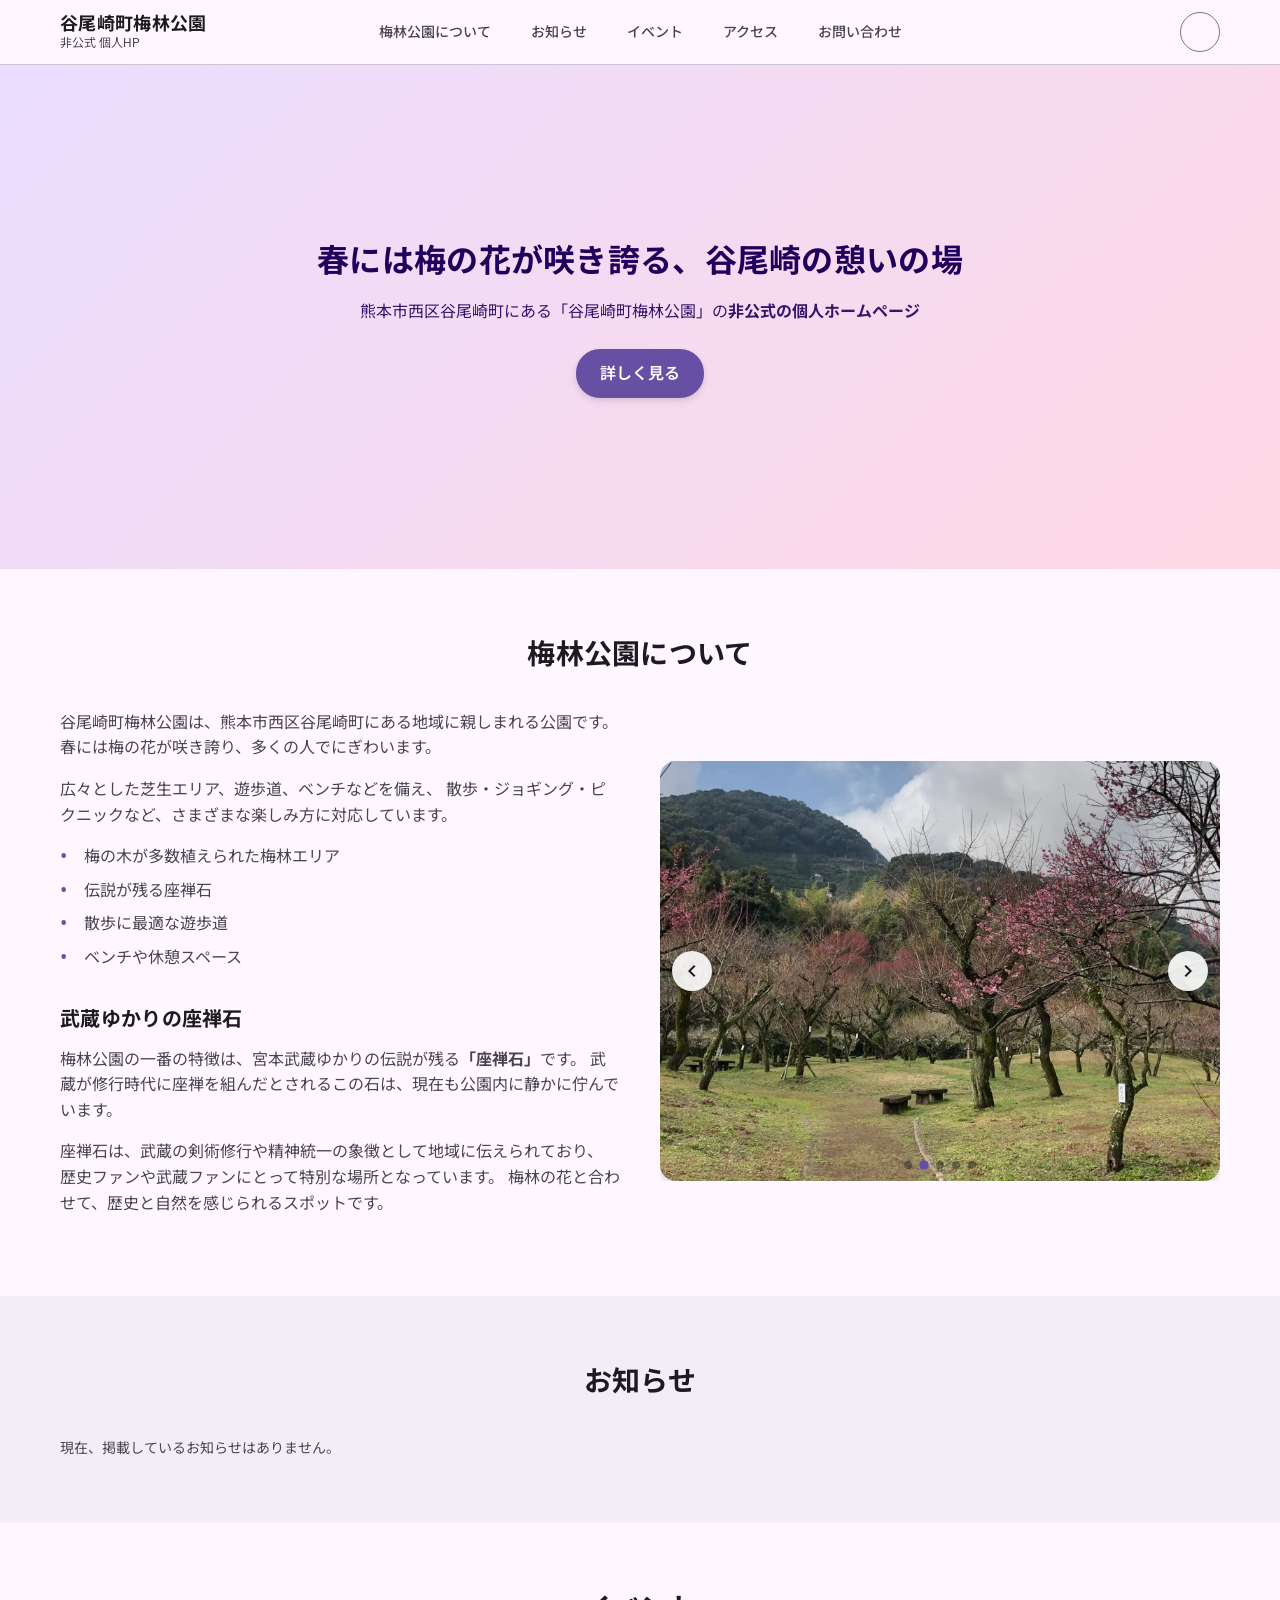
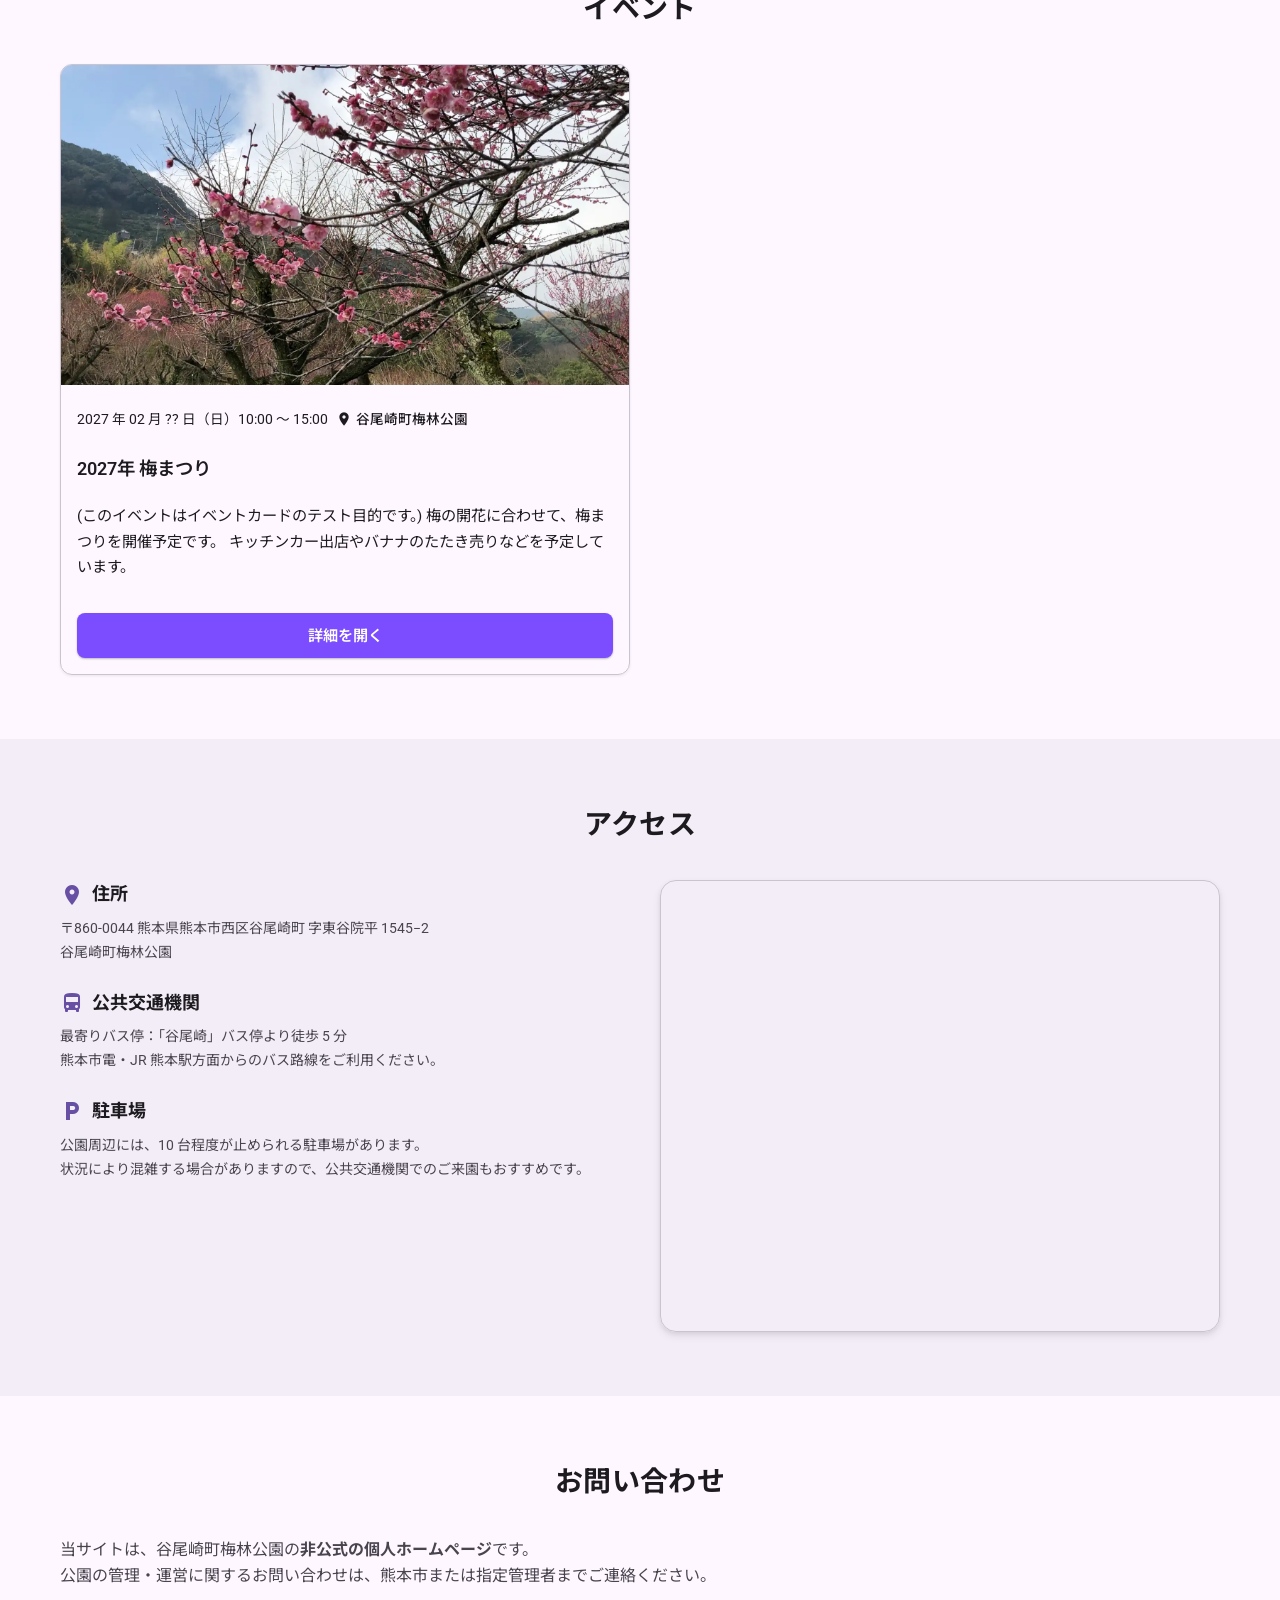
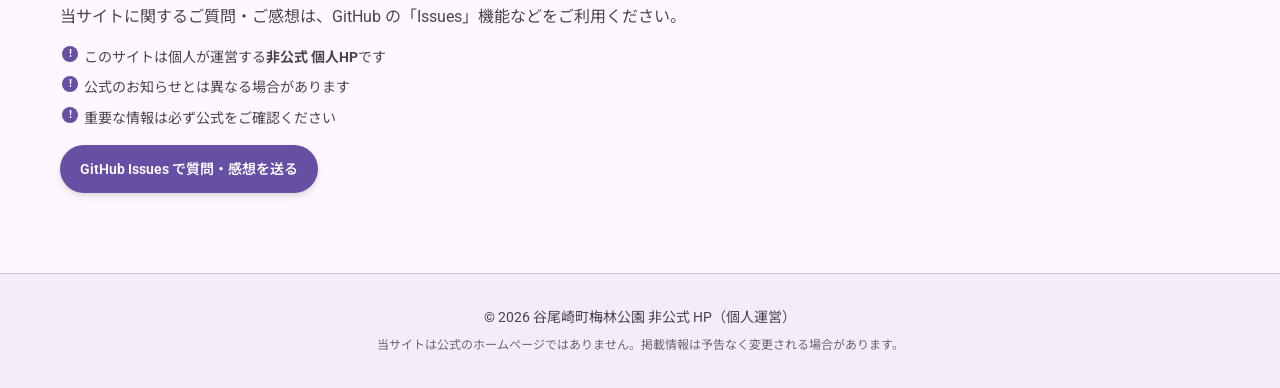
<file: index.html>
<!DOCTYPE html>
<html lang="ja">
<head>
  <!-- Material Icons -->
<link rel="preconnect" href="https://fonts.googleapis.com" />
<link rel="preconnect" href="https://fonts.gstatic.com" crossorigin />
<link href="https://fonts.googleapis.com/css2?family=Material+Icons:wght@400;500;700&display=swap" rel="stylesheet" />
  
  <meta charset="UTF-8" />
  <title>谷尾崎町梅林公園 非公式 個人HP</title>
  <meta name="viewport" content="width=device-width, initial-scale=1.0" />
  <meta name="description" content="熊本市西区谷尾崎町にある谷尾崎町梅林公園の非公式個人ホームページ。お知らせ・イベント・アクセス・お問い合わせなど。" />
  <link rel="preconnect" href="https://fonts.googleapis.com" />
  <link rel="preconnect" href="https://fonts.gstatic.com" crossorigin />
  <link href="https://fonts.googleapis.com/css2?family=Roboto:wght@400;500;700&family=Noto+Sans+JP:wght@400;500;700&display=swap" rel="stylesheet" />
  <link rel="stylesheet" href="styles.css" />
  <meta name="theme-color" content="#fef7ff" media="(prefers-color-scheme: light)">
  <meta name="theme-color" content="#141218" media="(prefers-color-scheme: dark)">
  <meta name="google-site-verification" content="7NnVz2LLBsxplGr1v-qhDrwesByJCEnUZvcDDP0MAfY" />
</head>
<body>
  <!-- ヘッダー -->
  <header class="header">
    <div class="header-container">
      <div class="logo">
        <h1 class="site-title">谷尾崎町梅林公園</h1>
        <span class="site-subtitle">非公式 個人HP</span>
      </div>
      <nav class="nav">
        <ul class="nav-list">
          <li><a href="#about" class="nav-link">梅林公園について</a></li>
          <li><a href="#news" class="nav-link">お知らせ</a></li>
          <li><a href="#events" class="nav-link">イベント</a></li>
          <li><a href="#access" class="nav-link">アクセス</a></li>
          <li><a href="#contact" class="nav-link">お問い合わせ</a></li>
        </ul>
      </nav>
      <div class="header-actions">
 <button class="theme-toggle" type="button" aria-label="テーマ切り替え">
  <span class="material-icons theme-icon-light" aria-hidden="true">dark_mode</span>
  <span class="material-icons theme-icon-dark" aria-hidden="true">light_mode</span>
</button>
<button class="menu-toggle" type="button" aria-label="メニューを開く" aria-expanded="false">
  <span class="menu-icon" aria-hidden="true">
    <span></span>
    <span></span>
    <span></span>
  </span>
</button>
      </div>
    </div>
  </header>

  <!-- メインビジュアル -->
  <section class="hero">
    <div class="hero-content">
      <h2 class="hero-title">春には梅の花が咲き誇る、谷尾崎の憩いの場</h2>
      <p class="hero-subtitle">熊本市西区谷尾崎町にある「谷尾崎町梅林公園」の<strong>非公式の個人ホームページ</strong></p>
      <a href="#about" class="hero-button">詳しく見る</a>
    </div>
  </section>

  <main class="main">
    <!-- 梅林公園について -->
    <section id="about" class="section">
      <div class="container">
        <h2 class="section-title">梅林公園について</h2>
        <div class="about-grid">
          <div class="about-text">
            <p>
              谷尾崎町梅林公園は、熊本市西区谷尾崎町にある地域に親しまれる公園です。
              春には梅の花が咲き誇り、多くの人でにぎわいます。
            </p>
            <p>
              広々とした芝生エリア、遊歩道、ベンチなどを備え、
              散歩・ジョギング・ピクニックなど、さまざまな楽しみ方に対応しています。
            </p>
            <ul class="feature-list">
              <li>梅の木が多数植えられた梅林エリア</li>
              <li>伝説が残る座禅石</li>
              <li>散歩に最適な遊歩道</li>
              <li>ベンチや休憩スペース</li>
            </ul>

            <h3 class="about-subtitle">武蔵ゆかりの座禅石</h3>
            <p>
              梅林公園の一番の特徴は、宮本武蔵ゆかりの伝説が残る<strong>「座禅石」</strong>です。
              武蔵が修行時代に座禅を組んだとされるこの石は、現在も公園内に静かに佇んでいます。
            </p>
            <p>
              座禅石は、武蔵の剣術修行や精神統一の象徴として地域に伝えられており、
              歴史ファンや武蔵ファンにとって特別な場所となっています。
              梅林の花と合わせて、歴史と自然を感じられるスポットです。
            </p>
          </div>
<div class="about-image">
  <div
    class="image-slider"
    role="region"
    aria-roledescription="carousel"
    aria-label="谷尾崎町梅林公園の写真"
  >
    <div class="slider-container">
      <div class="slider-wrapper">
        <div class="slide">
          <img
            src="images/image1.webp"
            alt="谷尾崎町梅林公園の看板と梅の木"
            class="slide-image"
          />
        </div>

        <div class="slide">
          <img
            src="images/image2.webp"
            alt="谷尾崎町梅林公園の園内風景"
            class="slide-image"
          />
        </div>

        <div class="slide">
          <img
            src="images/image3.webp"
            alt="谷尾崎町梅林公園の梅の木"
            class="slide-image"
          />
        </div>

        <div class="slide">
          <img
            src="images/image4.webp"
            alt="谷尾崎町梅林公園の梅の花"
            class="slide-image"
          />
        </div>

        <div class="slide">
          <img
            src="images/image5.webp"
            alt="谷尾崎町梅林公園にある武蔵ゆかりの座禅石"
            class="slide-image"
          />
        </div>
      </div>
    </div>

    <button class="slider-btn prev" type="button" aria-label="前の写真">
      <span class="material-icons" aria-hidden="true">chevron_left</span>
    </button>

    <button class="slider-btn next" type="button" aria-label="次の写真">
      <span class="material-icons" aria-hidden="true">chevron_right</span>
    </button>

    <div class="slider-dots" aria-label="写真を選択">
      <button class="dot active" type="button" aria-label="写真 1 を表示"></button>
      <button class="dot" type="button" aria-label="写真 2 を表示"></button>
      <button class="dot" type="button" aria-label="写真 3 を表示"></button>
      <button class="dot" type="button" aria-label="写真 4 を表示"></button>
      <button class="dot" type="button" aria-label="写真 5 を表示"></button>
    </div>
  </div>
</div>
        </div>
      </div>
    </section>

    <!-- お知らせ -->
    <section id="news" class="section section-alt">
      <div class="container">
        <h2 class="section-title">お知らせ</h2>
        <div class="news-list">
          <!-- お知らせは必要に応じてここに追加 -->
          <p class="news-summary">
            現在、掲載しているお知らせはありません。
          </p>
        </div>
      </div>
    </section>

    <!-- イベント -->
    <section id="events" class="section">
      <div class="container">
        <h2 class="section-title">イベント</h2>
        <div class="events-grid">
          <!-- イベントカードを追加 -->
  <div class="event-card"> 
    <!-- 写真 -->
    <div class="event-image-wrapper"> 
      <img
        src="images/event1.webp"
        alt="梅まつりの様子"
        class="event-image"
      />
    </div>

    <!-- 日時・場所 -->
<div class="event-datetime-location">
  <span class="event-datetime">
    2027 年 02 月 ?? 日（日）10:00 〜 15:00
  </span>

  <span class="event-location-group">
    <span class="event-location-icon" aria-hidden="true">
      <span class="material-icons">location_on</span>
    </span>
    <a
      href="https://maps.google.com/?q=32.80294968981893,130.66777574105663"
      target="_blank"
      rel="noopener"
      class="event-location-link"
    >
      谷尾崎町梅林公園
    </a>
  </span>
</div>

    <!-- タイトル -->
    <h3 class="event-title">2027年 梅まつり</h3>

    <!-- 説明 -->
    <p class="event-description">
      (このイベントはイベントカードのテスト目的です。)
      梅の開花に合わせて、梅まつりを開催予定です。
      キッチンカー出店やバナナのたたき売りなどを予定しています。
    </p>

    <!-- 詳細ボタン -->
    <a
      href="event1.html"
      class="event-detail-button"
      aria-label="2027年梅まつりの詳細を見る"
    >
      詳細を開く
    </a>
  </div> 
          <p class="news-summary">
            <!-- 現在、掲載しているイベントはありません。 -->
          </p>
        </div>
      </div>
    </section>

    <!-- アクセス -->
    <section id="access" class="section section-alt">
      <div class="container">
        <h2 class="section-title">アクセス</h2>
        <div class="access-grid">
          <div class="access-text">
            <h3 class="access-subtitle">
              <span class="material-icons access-icon" aria-hidden="true">location_on</span>
              住所
            </h3>
            <p class="access-info">
              〒860-0044 熊本県熊本市西区谷尾崎町 字東谷院平 1545−2<br />
              谷尾崎町梅林公園
            </p>

            <h3 class="access-subtitle">
              <span class="material-icons access-icon" aria-hidden="true">directions_bus</span>
              公共交通機関
            </h3>
            <p class="access-info">
              最寄りバス停：「谷尾崎」バス停より徒歩 5 分<br />
              熊本市電・JR 熊本駅方面からのバス路線をご利用ください。
            </p>

            <h3 class="access-subtitle">
              <span class="material-icons access-icon" aria-hidden="true">local_parking</span>
              駐車場
            </h3>
            <p class="access-info">
              公園周辺には、10 台程度が止められる駐車場があります。<br />
              状況により混雑する場合がありますので、公共交通機関でのご来園もおすすめです。
            </p>
          </div>
          <div class="access-map">
            <!-- Google Maps 埋め込み -->
            <div class="map-frame">
              <iframe
                src="https://www.google.com/maps/embed?pb=!1m18!1m12!1m3!1d6707.193522291878!2d130.66777574105663!3d32.80294968981893!2m3!1f0!2f0!3f0!3m2!1i1024!2i768!4f13.1!3m3!1m2!1s0x3540f5af3c5046db%3A0x579b691f356f5e13!2z6LC35bC-5bSO5qKF5p6X5YWs5ZyS!5e0!3m2!1sja!2sjp!4v1788274300344!5m2!1sja!2sjp"
                width="100%"
                height="450"
                style="border:0;"
                allowfullscreen=""
                loading="lazy"
                referrerpolicy="strict-origin-when-cross-origin"
              ></iframe>
            </div>
          </div>
        </div>
      </div>
    </section>

    <!-- お問い合わせ -->
    <section id="contact" class="section">
      <div class="container">
        <h2 class="section-title">お問い合わせ</h2>
        <div class="contact-grid">
          <div class="contact-text" style="grid-column: 1 / -1;">
            <p>
              当サイトは、谷尾崎町梅林公園の<strong>非公式の個人ホームページ</strong>です。<br />
              公園の管理・運営に関するお問い合わせは、熊本市または指定管理者までご連絡ください。
            </p>
            <p>
              当サイトに関するご質問・ご感想は、GitHub の「Issues」機能などをご利用ください。
            </p>
            <ul class="contact-note-list">
              <li>このサイトは個人が運営する<strong>非公式 個人HP</strong>です</li>
              <li>公式のお知らせとは異なる場合があります</li>
              <li>重要な情報は必ず公式をご確認ください</li>
            </ul>
            <p>
              <a
                href="https://github.com/Kawaharu869/bairinpark/issues"
                target="_blank"
                rel="noopener"
                class="issues-button"
              >
                GitHub Issues で質問・感想を送る
              </a>
            </p>
          </div>
        </div>
      </div>
    </section>
  </main>

  <!-- フッター -->
  <footer class="footer">
    <div class="container">
      <p class="footer-text">
        &copy; 2026 谷尾崎町梅林公園 非公式 HP（個人運営）
      </p>
      <p class="footer-disclaimer">
        当サイトは公式のホームページではありません。掲載情報は予告なく変更される場合があります。
      </p>
    </div>
  </footer>

  <script src="main.js"></script>
</body>
</html>
</file>
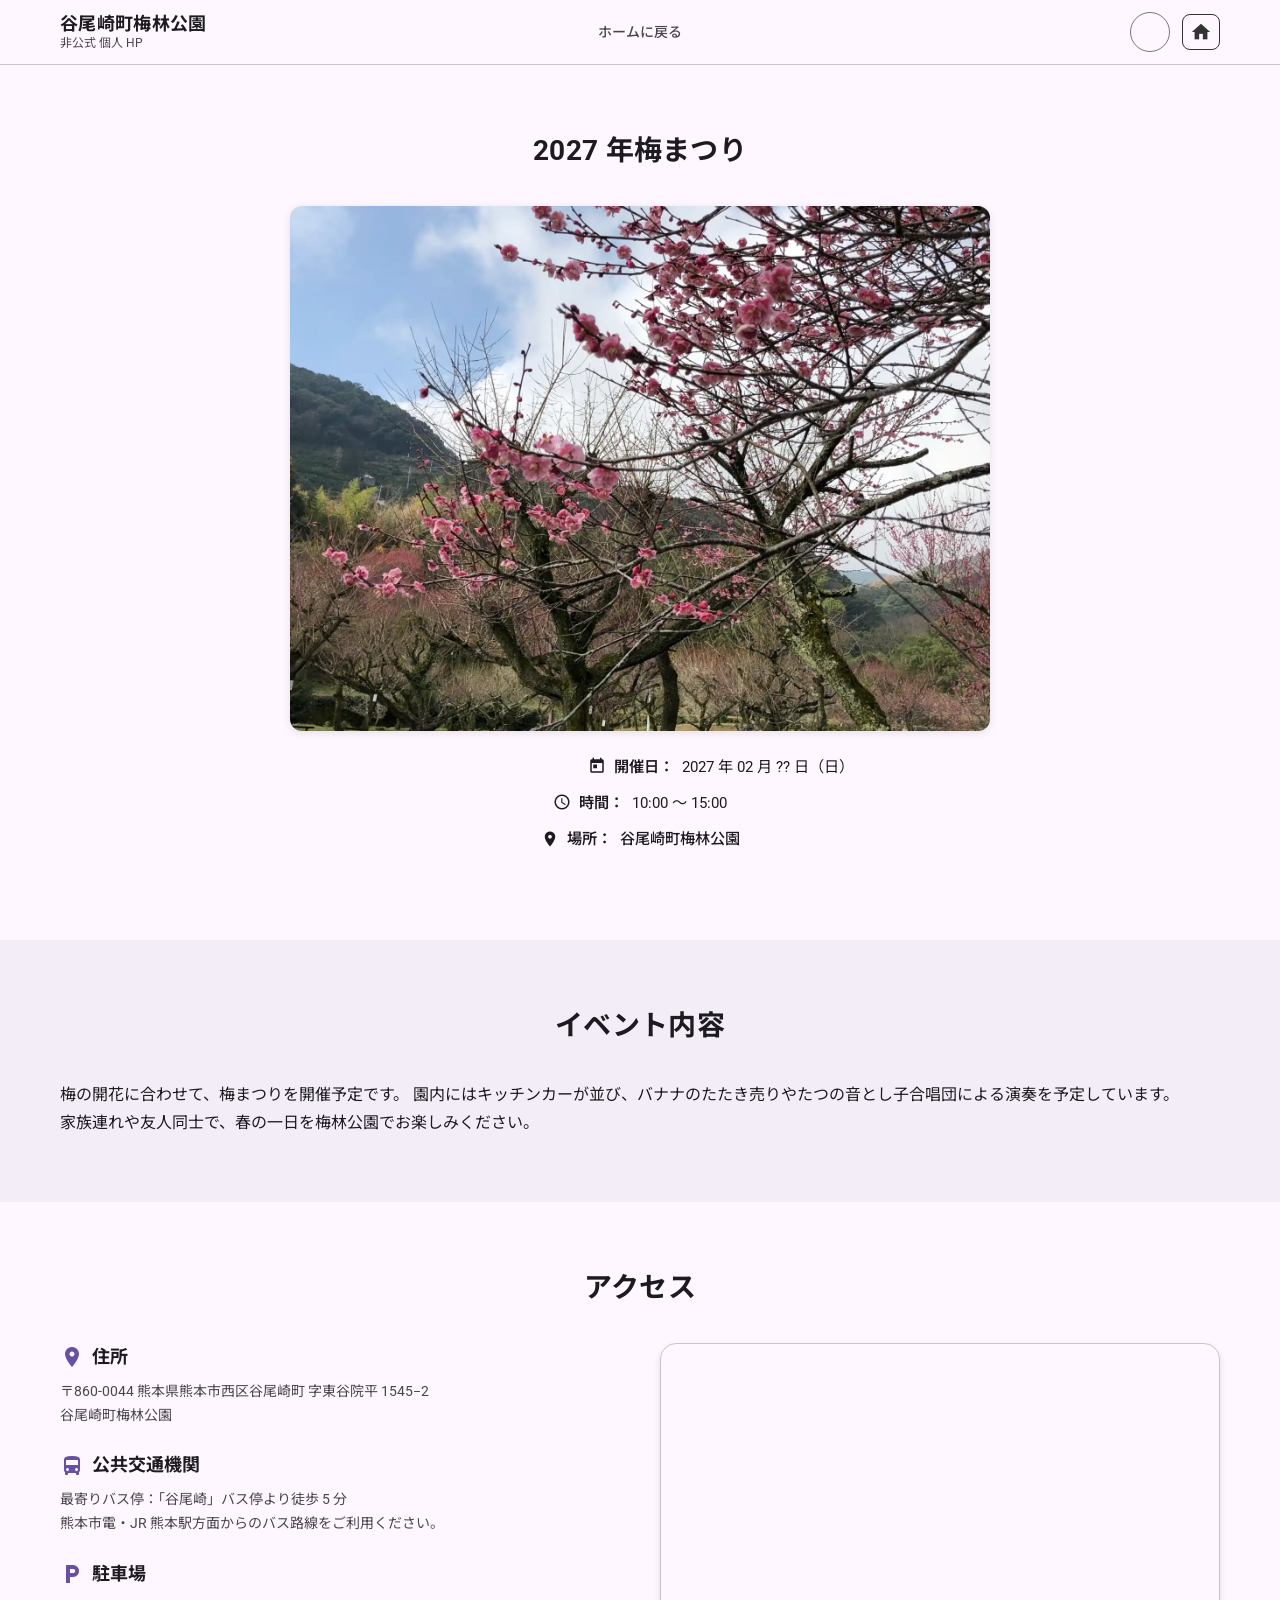
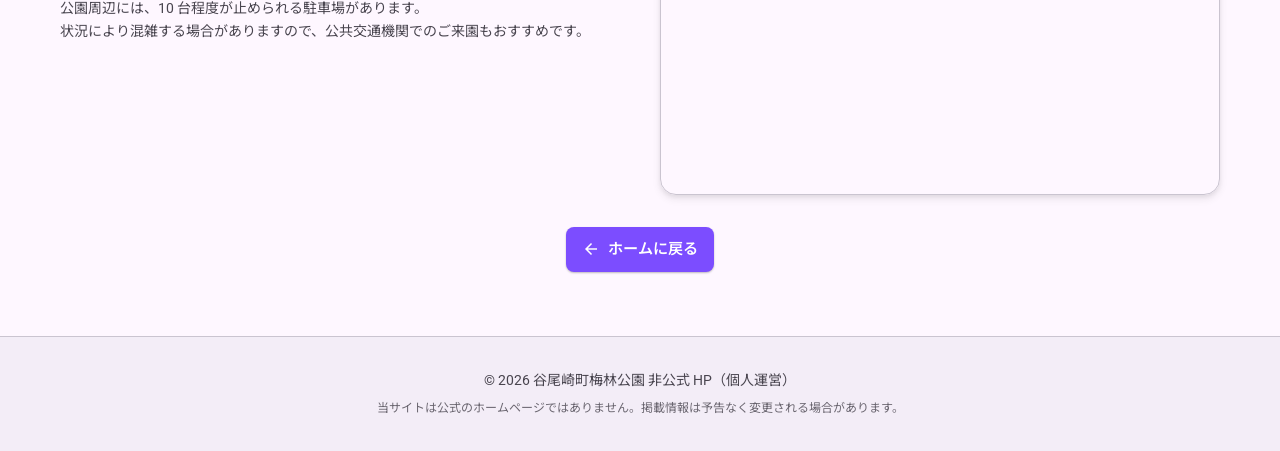
<file: event1.html>
<!DOCTYPE html>
<html lang="ja">
<head>
  <!-- Material Icons -->
  <link rel="preconnect" href="https://fonts.googleapis.com" />
  <link rel="preconnect" href="https://fonts.gstatic.com" crossorigin />
  <link
    href="https://fonts.googleapis.com/css2?family=Material+Icons:wght@400;500;700&display=swap"
    rel="stylesheet"
  />

  <meta charset="UTF-8" />
  <title>2027 年梅まつり | 谷尾崎町梅林公園 非公式 個人 HP</title>
  <meta name="viewport" content="width=device-width, initial-scale=1.0" />
  <meta
    name="description"
    content="谷尾崎町梅林公園で開催される梅まつりの詳細ページ。日時・場所・内容・アクセスなど。"
  />
  <link rel="preconnect" href="https://fonts.googleapis.com" />
  <link rel="preconnect" href="https://fonts.gstatic.com" crossorigin />
  <link
    href="https://fonts.googleapis.com/css2?family=Roboto:wght@400;500;700&family=Noto+Sans+JP:wght@400;500;700&display=swap"
    rel="stylesheet"
  />
  <link rel="stylesheet" href="styles.css" />
  <meta name="theme-color" content="#fef7ff" media="(prefers-color-scheme: light)">
  <meta name="theme-color" content="#141218" media="(prefers-color-scheme: dark)">
</head>
<body>
  <!-- ヘッダー -->
  <header class="header">
    <div class="header-container">
      <div class="logo">
        <h1 class="site-title">谷尾崎町梅林公園</h1>
        <span class="site-subtitle">非公式 個人 HP</span>
      </div>
      <nav class="nav">
        <ul class="nav-list">
          <li><a href="index.html" class="nav-link">ホームに戻る</a></li>
        </ul>
      </nav>
      <div class="header-actions">
        <button
          class="theme-toggle"
          type="button"
          aria-label="テーマ切り替え"
        >
          <span class="material-icons theme-icon-light" aria-hidden="true">
            dark_mode
          </span>
          <span class="material-icons theme-icon-dark" aria-hidden="true">
            light_mode
          </span>
        </button>

        <!-- スマホ用：ホームに戻るアイコン -->
        <a
          href="index.html"
          class="header-home-icon"
          aria-label="ホームに戻る"
        >
          <span class="material-icons" aria-hidden="true">home</span>
        </a>
      </div>
    </div>
  </header>

  <main class="main">
    <!-- イベント詳細（写真＋メタ情報）セクション -->
    <section class="section">
      <div class="container">
        <h2 class="section-title">2027 年梅まつり</h2>

        <!-- イベント写真 -->
        <div class="event-detail-image">
          <img
            src="images/event1.webp"
            alt="梅まつりの様子"
          />
        </div>

        <!-- イベント情報（日時・場所） -->
        <div class="event-detail-meta">
          <div class="event-detail-meta-row">
            <span class="material-icons event-detail-icon" aria-hidden="true">
              calendar_today
            </span>
            <span class="event-detail-label">開催日：</span>
            <span class="event-detail-value">
              2027 年 02 月 ?? 日（日）
            </span>
          </div>
          <div class="event-detail-meta-row">
            <span class="material-icons event-detail-icon" aria-hidden="true">
              schedule
            </span>
            <span class="event-detail-label">時間：</span>
            <span class="event-detail-value">10:00 〜 15:00</span>
          </div>
          <div class="event-detail-meta-row">
            <span class="material-icons event-detail-icon" aria-hidden="true">
              location_on
            </span>
            <span class="event-detail-label">場所：</span>
            <a
              href="https://maps.google.com/?q=32.80294968981893,130.66777574105663"
              target="_blank"
              rel="noopener"
              class="event-detail-location-link"
            >
              谷尾崎町梅林公園
            </a>
          </div>
        </div>
      </div>
    </section>

    <!-- イベント内容セクション -->
    <section class="section section-alt">
      <div class="container">
        <h2 class="section-title">イベント内容</h2>

        <div class="event-detail-content">
          <p>
            梅の開花に合わせて、梅まつりを開催予定です。
            園内にはキッチンカーが並び、バナナのたたき売りやたつの音とし子合唱団による演奏を予定しています。
          </p>
          <p>
            家族連れや友人同士で、春の一日を梅林公園でお楽しみください。
          </p>
        </div>
      </div>
    </section>

    <!-- アクセスセクション -->
    <section class="section">
      <div class="container">
        <h2 class="section-title">アクセス</h2>

        <div class="access-grid">
          <div class="access-text">
            <h3 class="access-subtitle">
              <span class="material-icons access-icon" aria-hidden="true">location_on</span>
              住所
            </h3>
            <p class="access-info">
              〒860-0044 熊本県熊本市西区谷尾崎町 字東谷院平 1545−2<br />
              谷尾崎町梅林公園
            </p>

            <h3 class="access-subtitle">
              <span class="material-icons access-icon" aria-hidden="true">directions_bus</span>
              公共交通機関
            </h3>
            <p class="access-info">
              最寄りバス停：「谷尾崎」バス停より徒歩 5 分<br />
              熊本市電・JR 熊本駅方面からのバス路線をご利用ください。
            </p>

            <h3 class="access-subtitle">
              <span class="material-icons access-icon" aria-hidden="true">local_parking</span>
              駐車場
            </h3>
            <p class="access-info">
              公園周辺には、10 台程度が止められる駐車場があります。<br />
              状況により混雑する場合がありますので、公共交通機関でのご来園もおすすめです。
            </p>
          </div>
          <div class="access-map">
            <div class="map-frame">
              <iframe
                src="https://www.google.com/maps/embed?pb=!1m18!1m12!1m3!1d6707.193522291878!2d130.66777574105663!3d32.80294968981893!2m3!1f0!2f0!3f0!3m2!1i1024!2i768!4f13.1!3m3!1m2!1s0x3540f5af3c5046db%3A0x579b691f356f5e13!2z6LC35bC-5bSO5qKF5p6X5YWs5ZyS!5e0!3m2!1sja!2sjp!4v1788274300344!5m2!1sja!2sjp"
                width="100%"
                height="450"
                style="border:0;"
                allowfullscreen=""
                loading="lazy"
                referrerpolicy="strict-origin-when-cross-origin"
              ></iframe>
            </div>
          </div>
        </div>

        <!-- ホームに戻るボタン -->
        <div class="event-detail-actions">
          <a href="index.html" class="back-button">
            <span class="material-icons" aria-hidden="true">arrow_back</span>
            ホームに戻る
          </a>
        </div>
      </div>
    </section>
  </main>

  <!-- フッター -->
  <footer class="footer">
    <div class="container">
      <p class="footer-text">
        &copy; 2026 谷尾崎町梅林公園 非公式 HP（個人運営）
      </p>
      <p class="footer-disclaimer">
        当サイトは公式のホームページではありません。掲載情報は予告なく変更される場合があります。
      </p>
    </div>
  </footer>

  <script src="main.js"></script>
</body>
</html>
</file>
<file: styles.css>
/* =========================
   基本設定・テーマ変数
   ========================= */

:root {
  --md-sys-color-primary: #6750a4;
  --md-sys-color-on-primary: #ffffff;
  --md-sys-color-primary-container: #eaddff;
  --md-sys-color-on-primary-container: #21005d;

  --md-sys-color-secondary: #625b71;
  --md-sys-color-on-secondary: #ffffff;
  --md-sys-color-secondary-container: #e8def8;
  --md-sys-color-on-secondary-container: #1d192b;

  --md-sys-color-tertiary: #7d5260;
  --md-sys-color-on-tertiary: #ffffff;
  --md-sys-color-tertiary-container: #ffd8e4;
  --md-sys-color-on-tertiary-container: #31111d;

  --md-sys-color-background: #fef7ff;
  --md-sys-color-on-background: #1d1b20;

  --md-sys-color-surface: #fef7ff;
  --md-sys-color-surface-variant: #f3edf7;
  --md-sys-color-on-surface: #1d1b20;
  --md-sys-color-on-surface-variant: #49454f;

  --md-sys-color-outline: #79747e;
  --md-sys-color-outline-variant: #cac4d0;

  --radius-s: 8px;
  --radius-m: 12px;
  --radius-l: 16px;
  --radius-xl: 24px;

  --shadow-sm: 0 1px 2px rgba(0, 0, 0, 0.06),
    0 1px 3px rgba(0, 0, 0, 0.1);
  --shadow-md: 0 4px 8px rgba(0, 0, 0, 0.08),
    0 2px 4px rgba(0, 0, 0, 0.06);
  --shadow-lg: 0 8px 16px rgba(0, 0, 0, 0.1),
    0 4px 8px rgba(0, 0, 0, 0.06);

  --font-family-base: "Roboto", "Noto Sans JP", sans-serif;
}

/* =========================
   リセット・共通設定
   ========================= */

* {
  box-sizing: border-box;
  margin: 0;
  padding: 0;
}

html {
  scroll-behavior: smooth;
}

body {
  overflow-x: hidden;
  color: var(--md-sys-color-on-background);
  background-color: var(--md-sys-color-background);
  font-family: var(--font-family-base);
  line-height: 1.6;
  transition: background-color 0.2s ease, color 0.2s ease;
  -webkit-font-smoothing: antialiased;
  -moz-osx-font-smoothing: grayscale;
}

a {
  color: inherit;
  text-decoration: none;
}

ul {
  list-style: none;
}

img {
  display: block;
  max-width: 100%;
  height: auto;
}

button {
  font: inherit;
}

/* Material Icons */

.material-icons {
  display: inline-block;
  direction: ltr;
  font-family: "Material Icons";
  font-size: 24px;
  font-style: normal;
  font-weight: normal;
  letter-spacing: normal;
  line-height: 1;
  text-transform: none;
  white-space: nowrap;
  word-wrap: normal;
  font-feature-settings: "liga";
  -webkit-font-feature-settings: "liga";
  -webkit-font-smoothing: antialiased;
}

/* =========================
   レイアウト共通
   ========================= */

.container {
  width: 100%;
  max-width: 1200px;
  margin: 0 auto;
  padding: 0 20px;
}

.section {
  padding: 64px 0;
}

.section-alt {
  background-color: var(--md-sys-color-surface-variant);
}

.section-title {
  margin-bottom: 32px;
  color: var(--md-sys-color-on-surface);
  font-size: 28px;
  font-weight: 700;
  letter-spacing: 0.3px;
  text-align: center;
}

/* =========================
   ヘッダー
   ========================= */

.header {
  position: sticky;
  top: 0;
  z-index: 1000;
  background-color: rgba(254, 247, 255, 0.9);
  border-bottom: 1px solid var(--md-sys-color-outline-variant);
  backdrop-filter: blur(8px);
  -webkit-backdrop-filter: blur(8px);
}

.header-container {
  position: relative;
  display: flex;
  align-items: center;
  width: 100%;
  max-width: 1200px;
  min-height: 64px;
  margin: 0 auto;
  padding: 10px 20px;
}

.logo {
  display: flex;
  flex-direction: column;
  min-width: 0;
  z-index: 1;
}

.site-title {
  color: var(--md-sys-color-on-surface);
  font-size: 18px;
  font-weight: 700;
  letter-spacing: 0.3px;
  line-height: 1.25;
  white-space: nowrap;
}

.site-subtitle {
  color: var(--md-sys-color-on-surface-variant);
  font-size: 12px;
  line-height: 1.25;
}

/* PC：ナビゲーションをヘッダー中心へ固定 */

.nav {
  position: absolute;
  top: 50%;
  left: 50%;
  display: flex;
  justify-content: center;
  transform: translate(-50%, -50%);
}

.nav-list {
  display: flex;
  align-items: center;
  justify-content: center;
  gap: 20px;
}

.nav-link {
  display: inline-flex;
  align-items: center;
  min-height: 36px;
  padding: 8px 10px;
  color: var(--md-sys-color-on-surface-variant);
  border-radius: var(--radius-s);
  font-size: 14px;
  font-weight: 500;
  white-space: nowrap;
  transition: background-color 0.2s ease, color 0.2s ease;
}

.nav-link:hover,
.nav-link:focus-visible {
  color: var(--md-sys-color-on-primary-container);
  background-color: var(--md-sys-color-primary-container);
  outline: none;
}

/* ヘッダー右側 */

.header-actions {
  z-index: 1;
  display: flex;
  align-items: center;
  justify-content: flex-end;
  gap: 4px;
  margin-left: auto;
  flex-shrink: 0;
}

/* テーマ切替 */

.theme-toggle {
  position: relative;
  display: inline-flex;
  align-items: center;
  justify-content: center;
  width: 40px;
  height: 40px;
  padding: 0;
  color: var(--md-sys-color-on-surface);
  background: transparent;
  border: 1px solid var(--md-sys-color-outline);
  border-radius: 50%;
  cursor: pointer;
  -webkit-tap-highlight-color: transparent;
  transition: background-color 0.2s ease, border-color 0.2s ease,
    color 0.2s ease;
}

.theme-toggle:hover,
.theme-toggle:focus-visible {
  background-color: var(--md-sys-color-surface-variant);
  border-color: var(--md-sys-color-outline-variant);
  outline: none;
}

.theme-toggle .material-icons {
  position: absolute;
  inset: 0;
  display: grid;
  width: 100%;
  height: 100%;
  place-items: center;
  color: currentColor;
  font-size: 22px;
  line-height: 1;
  pointer-events: none;
}

.theme-icon-light {
  display: grid !important;
}

.theme-icon-dark {
  display: none !important;
}

body.dark-mode .theme-icon-light {
  display: none !important;
}

body.dark-mode .theme-icon-dark {
  display: grid !important;
}

body.dark-mode .theme-toggle {
  color: #e6e1e5;
  background: transparent;
  border-color: #938f99;
}

body.dark-mode .theme-toggle:hover,
body.dark-mode .theme-toggle:focus-visible {
  background-color: #37323b;
  border-color: #cac4d0;
}

/* ハンバーガーメニュー */

.menu-toggle {
  display: none;
  align-items: center;
  justify-content: center;
  width: 40px;
  height: 40px;
  padding: 0;
  color: var(--md-sys-color-on-surface);
  background: transparent;
  border: 1px solid var(--md-sys-color-outline);
  border-radius: 50%;
  cursor: pointer;
  -webkit-tap-highlight-color: transparent;
  transition: background-color 0.2s ease, border-color 0.2s ease,
    color 0.2s ease;
}

.menu-toggle:hover,
.menu-toggle:focus-visible {
  background-color: var(--md-sys-color-surface-variant);
  border-color: var(--md-sys-color-outline-variant);
  outline: none;
}

.menu-icon {
  display: flex;
  flex-direction: column;
  align-items: center;
  justify-content: space-between;
  width: 22px;
  height: 18px;
  margin: 0;
  padding: 0;
  color: currentColor;
  background: transparent;
  pointer-events: none;
}

.menu-icon span {
  display: block;
  flex: 0 0 2px;
  width: 22px;
  height: 2px;
  margin: 0;
  padding: 0;
  background-color: currentColor;
  border-radius: 999px;
}

body.dark-mode .menu-toggle {
  color: #e6e1e5;
  background: transparent;
  border-color: #938f99;
}

body.dark-mode .menu-toggle:hover,
body.dark-mode .menu-toggle:focus-visible {
  background-color: #37323b;
  border-color: #cac4d0;
}

/* =========================
   ヒーロー
   ========================= */

.hero {
  display: flex;
  align-items: center;
  justify-content: center;
  min-height: 56vh;
  overflow: hidden;
  background: linear-gradient(
    135deg,
    var(--md-sys-color-primary-container),
    var(--md-sys-color-tertiary-container)
  );
}

.hero-content {
  max-width: 800px;
  padding: 40px 20px;
  text-align: center;
}

.hero-title {
  margin-bottom: 12px;
  color: var(--md-sys-color-on-primary-container);
  font-size: 32px;
  font-weight: 700;
  letter-spacing: 0.3px;
}

.hero-subtitle {
  margin-bottom: 24px;
  color: var(--md-sys-color-on-primary-container);
  font-size: 16px;
  opacity: 0.9;
}

.hero-button {
  display: inline-flex;
  align-items: center;
  justify-content: center;
  min-height: 48px;
  padding: 12px 24px;
  color: var(--md-sys-color-on-primary);
  background-color: var(--md-sys-color-primary);
  border-radius: var(--radius-xl);
  box-shadow: var(--shadow-md);
  font-weight: 600;
  transition: transform 0.2s ease, box-shadow 0.2s ease,
    background-color 0.2s ease;
}

.hero-button:hover,
.hero-button:focus-visible {
  background-color: #5a46a0;
  box-shadow: var(--shadow-lg);
  outline: none;
  transform: translateY(-2px);
}

/* =========================
   梅林公園について
   ========================= */

.about-grid {
  display: grid;
  grid-template-columns: minmax(0, 1fr) minmax(0, 1fr);
  align-items: center;
  gap: 40px;
}

.about-text p {
  margin-bottom: 16px;
  color: var(--md-sys-color-on-surface-variant);
}

.about-subtitle {
  margin-top: 32px;
  margin-bottom: 12px;
  color: var(--md-sys-color-on-surface);
  font-size: 20px;
  font-weight: 700;
  letter-spacing: 0.3px;
}

.feature-list {
  margin-top: 16px;
}

.feature-list li {
  position: relative;
  margin-bottom: 8px;
  padding-left: 24px;
  color: var(--md-sys-color-on-surface-variant);
}

.feature-list li::before {
  position: absolute;
  top: 0;
  left: 0;
  content: "•";
  color: var(--md-sys-color-primary);
  font-size: 22px;
  line-height: 1.2;
}

/* =========================
   写真スライダー
   ========================= */

.about-image {
  width: 100%;
  min-width: 0;
}

.image-slider {
  position: relative;
  width: 100%;
  min-width: 0;
  overflow: hidden;
}

.slider-container {
  width: 100%;
  overflow: hidden;
  border-radius: var(--radius-l);
  box-shadow: var(--shadow-md);
}

.slider-wrapper {
  display: flex;
  width: 100%;
  transition: transform 0.5s ease;
  will-change: transform;
}

.slide {
  flex: 0 0 100%;
  width: 100%;
  min-width: 100%;
  aspect-ratio: 4 / 3;
}

.image-placeholder {
  display: flex;
  align-items: center;
  justify-content: center;
  width: 100%;
  height: 100%;
  color: var(--md-sys-color-on-primary-container);
  background: linear-gradient(
    135deg,
    var(--md-sys-color-primary-container),
    var(--md-sys-color-secondary-container)
  );
  font-weight: 600;
}

.slide-image {
  display: block;
  width: 100%;
  height: 100%;
  object-fit: cover;
}

.slider-btn {
  position: absolute;
  top: 50%;
  z-index: 2;
  display: inline-flex;
  align-items: center;
  justify-content: center;
  width: 40px;
  height: 40px;
  padding: 0;
  color: var(--md-sys-color-on-surface);
  background-color: rgba(255, 255, 255, 0.9);
  border: none;
  border-radius: 50%;
  box-shadow: var(--shadow-md);
  cursor: pointer;
  transform: translateY(-50%);
  transition: background-color 0.2s ease, transform 0.2s ease;
}

.slider-btn:hover,
.slider-btn:focus-visible {
  background-color: #ffffff;
  outline: none;
  transform: translateY(-50%) scale(1.08);
}

.slider-btn.prev {
  left: 12px;
}

.slider-btn.next {
  right: 12px;
}

.slider-btn .material-icons {
  font-size: 24px;
}

.slider-dots {
  position: absolute;
  bottom: 12px;
  left: 50%;
  z-index: 2;
  display: flex;
  gap: 8px;
  transform: translateX(-50%);
}

.dot {
  width: 8px;
  height: 8px;
  padding: 0;
  background-color: rgba(0, 0, 0, 0.35);
  border: none;
  border-radius: 50%;
  cursor: pointer;
  transition: background-color 0.2s ease, transform 0.2s ease;
}

.dot.active {
  background-color: var(--md-sys-color-primary);
  transform: scale(1.2);
}

/* =========================
   お知らせ・イベント
   ========================= */

.news-list {
  display: flex;
  flex-direction: column;
  gap: 16px;
}

.news-item {
  padding: 20px;
  background-color: var(--md-sys-color-surface);
  border: 1px solid var(--md-sys-color-outline-variant);
  border-radius: var(--radius-m);
  box-shadow: var(--shadow-sm);
  transition: box-shadow 0.2s ease, transform 0.2s ease;
}

.news-item:hover {
  box-shadow: var(--shadow-md);
  transform: translateY(-2px);
}

.news-date,
.event-date {
  display: block;
  margin-bottom: 6px;
  color: var(--md-sys-color-on-surface-variant);
  font-size: 13px;
}

.news-title {
  margin-bottom: 8px;
  color: var(--md-sys-color-on-surface);
  font-size: 18px;
  font-weight: 700;
}

.news-summary {
  color: var(--md-sys-color-on-surface-variant);
  font-size: 14px;
}

.events-grid {
  display: grid;
  grid-template-columns: repeat(3, minmax(0, 1fr));
  gap: 24px;
}

.event-card {
  overflow: hidden;
  background-color: var(--md-sys-color-surface);
  border: 1px solid var(--md-sys-color-outline-variant);
  border-radius: var(--radius-l);
  box-shadow: var(--shadow-sm);
  transition: box-shadow 0.2s ease, transform 0.2s ease;
}

.event-card:hover {
  box-shadow: var(--shadow-md);
  transform: translateY(-4px);
}

.event-image .image-placeholder {
  aspect-ratio: 16 / 9;
}

.event-content {
  padding: 16px;
}

.event-title {
  margin-bottom: 8px;
  color: var(--md-sys-color-on-surface);
  font-size: 16px;
  font-weight: 700;
}

.event-summary {
  margin-bottom: 12px;
  color: var(--md-sys-color-on-surface-variant);
  font-size: 14px;
}

.event-link {
  display: inline-flex;
  align-items: center;
  gap: 4px;
  color: var(--md-sys-color-primary);
  font-size: 14px;
  font-weight: 600;
}

.event-link::after {
  content: "→";
  transition: transform 0.2s ease;
}

.event-link:hover::after {
  transform: translateX(4px);
}

/* =========================
   アクセス
   ========================= */

.access-grid {
  display: grid;
  grid-template-columns: minmax(0, 1fr) minmax(0, 1fr);
  align-items: start;
  gap: 40px;
}

.access-subtitle {
  display: flex;
  align-items: center;
  gap: 8px;
  margin-top: 24px;
  margin-bottom: 8px;
  color: var(--md-sys-color-on-surface);
  font-size: 18px;
  font-weight: 700;
}

.access-subtitle:first-child {
  margin-top: 0;
}

.access-icon {
  display: inline-flex;
  align-items: center;
  justify-content: center;
  color: var(--md-sys-color-primary);
}

.access-info {
  color: var(--md-sys-color-on-surface-variant);
  font-size: 14px;
  line-height: 1.7;
}

.access-map {
  width: 100%;
  min-width: 0;
}

.map-frame {
  width: 100%;
  overflow: hidden;
  border: 1px solid var(--md-sys-color-outline-variant);
  border-radius: var(--radius-l);
  box-shadow: var(--shadow-md);
}

.map-frame iframe {
  display: block;
  width: 100%;
  height: 450px;
  border: 0;
}

/* =========================
   お問い合わせ
   ========================= */

.contact-grid {
  display: grid;
  grid-template-columns: minmax(0, 1fr) minmax(0, 1fr);
  align-items: start;
  gap: 40px;
}

.contact-text p {
  margin-bottom: 16px;
  color: var(--md-sys-color-on-surface-variant);
}

.contact-note-list {
  margin-top: 16px;
}

.contact-note-list li {
  position: relative;
  margin-bottom: 8px;
  padding-left: 24px;
  color: var(--md-sys-color-on-surface-variant);
  font-size: 14px;
}

.contact-note-list li::before {
  position: absolute;
  top: 0;
  left: 2px;
  width: 16px;
  height: 16px;
  content: "!";
  color: var(--md-sys-color-on-primary);
  background: var(--md-sys-color-primary);
  border-radius: 50%;
  font-size: 11px;
  font-weight: 700;
  line-height: 16px;
  text-align: center;
}

.issues-button {
  display: inline-flex;
  align-items: center;
  justify-content: center;
  min-height: 48px;
  margin-top: 8px;
  padding: 12px 20px;
  color: var(--md-sys-color-on-primary);
  background-color: var(--md-sys-color-primary);
  border-radius: var(--radius-xl);
  box-shadow: var(--shadow-md);
  font-size: 14px;
  font-weight: 600;
  transition: transform 0.2s ease, box-shadow 0.2s ease,
    background-color 0.2s ease;
}

.issues-button:hover,
.issues-button:focus-visible {
  background-color: #5a46a0;
  box-shadow: var(--shadow-lg);
  outline: none;
  transform: translateY(-2px);
}

/* =========================
   フッター
   ========================= */

.footer {
  padding: 32px 0;
  background-color: var(--md-sys-color-surface-variant);
  border-top: 1px solid var(--md-sys-color-outline-variant);
}

.footer-text {
  margin-bottom: 8px;
  color: var(--md-sys-color-on-surface-variant);
  font-size: 14px;
  text-align: center;
}

.footer-disclaimer {
  color: var(--md-sys-color-on-surface-variant);
  font-size: 12px;
  opacity: 0.8;
  text-align: center;
}

/* =========================
   ダークモード
   ========================= */

body.dark-mode {
  color: #e6e1e5;
  background-color: #141218;
}

body.dark-mode .header {
  background-color: rgba(20, 18, 24, 0.92);
  border-bottom-color: #49454f;
}

body.dark-mode .section {
  background-color: #141218;
}

body.dark-mode .section-alt {
  background-color: #25222a;
}

body.dark-mode .footer {
  background-color: #25222a;
  border-top-color: #49454f;
}

body.dark-mode .site-title,
body.dark-mode .hero-title,
body.dark-mode .hero-subtitle,
body.dark-mode .section-title,
body.dark-mode .about-subtitle,
body.dark-mode .access-subtitle,
body.dark-mode .news-title,
body.dark-mode .event-title {
  color: #e6e1e5;
}

body.dark-mode .site-subtitle,
body.dark-mode .nav-link,
body.dark-mode .about-text p,
body.dark-mode .feature-list li,
body.dark-mode .news-summary,
body.dark-mode .news-date,
body.dark-mode .event-date,
body.dark-mode .event-summary,
body.dark-mode .access-info,
body.dark-mode .contact-text p,
body.dark-mode .contact-note-list li,
body.dark-mode .footer-text,
body.dark-mode .footer-disclaimer {
  color: #cac4d0;
}

body.dark-mode .nav-link:hover,
body.dark-mode .nav-link:focus-visible {
  color: #eaddff;
  background-color: #4f378b;
}

body.dark-mode .hero {
  background: linear-gradient(135deg, #4f378b, #633b48);
}

body.dark-mode .hero-button,
body.dark-mode .issues-button {
  color: #381e72;
  background-color: #d0bcff;
}

body.dark-mode .hero-button:hover,
body.dark-mode .issues-button:hover {
  background-color: #e8ddff;
}

body.dark-mode .image-placeholder {
  color: #eaddff;
  background: linear-gradient(135deg, #4f378b, #4a4458);
}

body.dark-mode .news-item,
body.dark-mode .event-card {
  background-color: #1d1b20;
  border-color: #49454f;
  box-shadow: 0 1px 3px rgba(0, 0, 0, 0.35);
}

body.dark-mode .map-frame {
  border-color: #49454f;
}

body.dark-mode .access-icon {
  color: #d0bcff;
}

body.dark-mode .feature-list li::before {
  color: #d0bcff;
}

body.dark-mode .slider-btn {
  color: #e6e1e5;
  background-color: rgba(20, 18, 24, 0.9);
}

body.dark-mode .slider-btn:hover,
body.dark-mode .slider-btn:focus-visible {
  background-color: rgba(55, 50, 59, 0.96);
}

body.dark-mode .dot {
  background-color: rgba(255, 255, 255, 0.35);
}

body.dark-mode .dot.active {
  background-color: #d0bcff;
}

/* =========================
   メニューのアニメーション
   ========================= */

@keyframes slideDown {
  from {
    opacity: 0;
    transform: translateY(-8px);
  }

  to {
    opacity: 1;
    transform: translateY(0);
  }
}

/* =========================
   タブレット
   ========================= */

@media (max-width: 960px) {
  .header-container {
    gap: 10px;
  }

  .nav-list {
    gap: 8px;
  }

  .nav-link {
    padding: 8px;
    font-size: 13px;
  }

  .about-grid,
  .access-grid,
  .contact-grid {
    grid-template-columns: 1fr;
    gap: 28px;
  }

  .events-grid {
    grid-template-columns: repeat(2, minmax(0, 1fr));
  }

  .hero-title {
    font-size: 28px;
  }
}

/* =========================
   スマホ
   ========================= */

@media (max-width: 720px) {
  .container {
    padding: 0 16px;
  }

  .header-container {
    position: relative;
    display: grid;
    grid-template-columns: minmax(0, 1fr) auto;
    align-items: center;
    gap: 8px;
    min-height: 64px;
    padding: 10px 16px;
  }

  .logo {
    grid-column: 1;
    grid-row: 1;
  }

  .header-actions {
    grid-column: 2;
    grid-row: 1;
    gap: 4px;
  }

  /* 通常時は非表示。ヘッダー領域の高さには含めない */
  .nav {
    position: absolute;
    top: 100%;
    right: 0;
    left: 0;
    z-index: 1100;
    display: none;
    width: 100%;
    margin: 0;
    padding: 14px 12px 18px;
    background-color: rgba(254, 247, 255, 0.9);
    border: 1px solid rgba(121, 116, 126, 0.2);
    border-top: none;
    border-radius: 0 0 var(--radius-l) var(--radius-l);
    box-shadow: var(--shadow-lg);
    transform: none;
    backdrop-filter: blur(16px);
    -webkit-backdrop-filter: blur(16px);
  }

  /* 開いた時だけ、本文の上に重ねて表示 */
  .nav.open {
    display: block;
    animation: slideDown 0.22s ease-out;
  }

  .nav-list {
    display: flex;
    flex-direction: column;
    align-items: stretch;
    gap: 4px;
    width: 100%;
  }

  .nav-link {
    display: flex;
    align-items: center;
    width: 100%;
    min-height: 48px;
    padding: 12px 14px;
    border-radius: var(--radius-m);
    font-size: 15px;
  }

  .menu-toggle {
    display: inline-flex;
  }

  .section {
    padding: 48px 0;
  }

  .section-title {
    margin-bottom: 24px;
    font-size: 24px;
  }

  .hero {
    min-height: 46vh;
  }

  .hero-content {
    padding: 36px 20px;
  }

  .hero-title {
    font-size: 23px;
    line-height: 1.45;
  }

  .hero-subtitle {
    font-size: 14px;
  }

  .about-grid,
  .access-grid,
  .contact-grid,
  .events-grid {
    grid-template-columns: 1fr;
  }

  .slider-btn {
    width: 36px;
    height: 36px;
  }

  .slider-btn .material-icons {
    font-size: 22px;
  }

  .map-frame iframe {
    height: 360px;
  }

  /* ダークモード時の重ねるメニュー */
  body.dark-mode .nav {
    background-color: rgba(20, 18, 24, 0.92);
    border-color: rgba(202, 196, 208, 0.16);
  }

  body.dark-mode .nav-link {
    color: #e6e1e5;
  }

  body.dark-mode .nav-link:hover,
  body.dark-mode .nav-link:focus-visible {
    color: #eaddff;
    background-color: #4f378b;
  }
}

/* =========================
   小型スマホ
   ========================= */

@media (max-width: 380px) {
  .header-container {
    padding-right: 12px;
    padding-left: 12px;
  }

  .site-title {
    font-size: 16px;
  }

  .site-subtitle {
    font-size: 11px;
  }

  .theme-toggle,
  .menu-toggle {
    width: 38px;
    height: 38px;
  }

  .theme-toggle .material-icons {
    font-size: 20px;
  }

  .menu-icon {
    width: 21px;
    height: 17px;
  }

  .menu-icon span {
    width: 21px;
  }
}

/* お知らせ */
.news-list {
  display: flex;
  flex-direction: column;
  gap: 1.25rem;
}

.news-item {
  background: var(--surface);
  border-radius: 0.75rem;
  padding: 1rem 1.25rem;
  box-shadow: 0 1px 3px rgba(0,0,0,0.08);
}

.news-date {
  font-size: 0.85rem;
  color: var(--muted);
  margin-bottom: 0.25rem;
}

.news-title {
  font-size: 1.1rem;
  font-weight: 600;
  margin-bottom: 0.5rem;
}

.news-content {
  font-size: 0.95rem;
  line-height: 1.7;
  color: var(--text);
}

/* イベント */
.events-grid {
  display: grid;
  grid-template-columns: repeat(auto-fit, minmax(260px, 1fr));
  gap: 1.25rem;
}

.event-card {
  background: var(--surface);
  border-radius: 0.75rem;
  padding: 1.25rem;
  box-shadow: 0 1px 3px rgba(0,0,0,0.08);
  display: flex;
  flex-direction: column;
  gap: 0.75rem;
}

.event-date-badge {
  display: inline-flex;
  align-items: center;
  gap: 0.5rem;
  font-weight: 700;
  color: var(--primary);
}

.event-month {
  font-size: 0.9rem;
}

.event-day {
  font-size: 1.4rem;
}

.event-title {
  font-size: 1.1rem;
  font-weight: 600;
}

.event-description {
  font-size: 0.95rem;
  line-height: 1.7;
  color: var(--text);
}

.event-meta {
  display: flex;
  flex-wrap: wrap;
  gap: 0.75rem 1rem;
  font-size: 0.85rem;
  color: var(--muted);
  margin-top: auto;
}

/* イベントカード */
.events-grid {
  display: grid;
  grid-template-columns: repeat(auto-fit, minmax(260px, 1fr));
  gap: 1.25rem;
}

.event-card {
  background: var(--surface);
  border-radius: 0.75rem;
  padding: 0;
  box-shadow: 0 1px 3px rgba(0,0,0,0.08);
  display: flex;
  flex-direction: column;
  overflow: hidden;
}

.event-image-wrapper {
  width: 100%;
  aspect-ratio: 16 / 9;
  overflow: hidden;
  background: #ddd;
}

.event-image {
  width: 100%;
  height: 100%;
  object-fit: cover;
  display: block;
}

.event-date-badge {
  display: inline-flex;
  align-items: center;
  gap: 0.5rem;
  font-weight: 700;
  color: var(--primary);
  padding: 0.75rem 1rem 0;
}

.event-year {
  font-size: 0.9rem;
}

.event-month-day {
  font-size: 1.2rem;
}

.event-title {
  font-size: 1.1rem;
  font-weight: 600;
  padding: 0.5rem 1rem 0.25rem;
}

.event-description {
  font-size: 0.95rem;
  line-height: 1.7;
  color: var(--text);
  padding: 0 1rem;
}

.event-meta {
  display: flex;
  flex-wrap: wrap;
  gap: 0.75rem 1rem;
  font-size: 0.85rem;
  color: var(--muted);
  padding: 0.5rem 1rem 1rem;
  margin-top: auto;
}

.event-detail-button {
  display: inline-block;
  background: var(--primary);
  color: #fff;
  text-decoration: none;
  font-weight: 600;
  padding: 0.6rem 1rem;
  border-radius: 0.5rem;
  margin: 0 1rem 1rem;
  transition: background 0.2s ease;
}

.event-detail-button:hover {
  background: var(--primary-dark, #b388ff);
}

/* イベント詳細ページ */
.event-detail-image img {
  width: 100%;
  border-radius: 0.75rem;
  margin-bottom: 1.5rem;
  box-shadow: 0 2px 8px rgba(0,0,0,0.1);
}

.event-detail-content {
  font-size: 1rem;
  line-height: 1.8;
}

.event-detail-date,
.event-detail-time,
.event-detail-location {
  margin-bottom: 0.5rem;
}

.event-detail-subtitle {
  font-size: 1.2rem;
  font-weight: 600;
  margin: 1.5rem 0 0.75rem;
}

.event-detail-back {
  margin-top: 2rem;
}

.back-button {
  display: inline-block;
  background: var(--surface);
  color: var(--text);
  text-decoration: none;
  font-weight: 600;
  padding: 0.6rem 1rem;
  border-radius: 0.5rem;
  border: 1px solid var(--border);
  transition: background 0.2s ease;
}

.back-button:hover {
  background: var(--border);
}

/* イベントカード全体 */
.events-grid {
  display: grid;
  grid-template-columns: repeat(auto-fit, minmax(280px, 1fr));
  gap: 1.25rem;
}

.event-card {
  background: var(--surface);
  border-radius: 0.75rem;
  padding: 0;
  box-shadow: 0 1px 3px rgba(0,0,0,0.08);
  display: flex;
  flex-direction: column;
  overflow: hidden;
}

/* 写真エリア */
.event-image-wrapper {
  width: 100%;
  aspect-ratio: 16 / 9;
  overflow: hidden;
  background: #ddd;
}

.event-image {
  width: 100%;
  height: 100%;
  object-fit: cover;
  display: block;
}

/* 日時・場所 */
.event-datetime-location {
  display: flex;
  flex-wrap: wrap;
  align-items: center;
  gap: 0.25rem 0.5rem;
  font-size: 0.85rem;
  color: var(--muted);
  padding: 0.75rem 1rem 0.25rem;
}

.event-datetime {
  white-space: nowrap;
}

.event-location-icon {
  display: inline-flex;
  align-items: center;
  color: var(--primary);
}

.event-location-icon .material-icons {
  font-size: 1rem;
}

.event-location-link {
  color: var(--primary);
  text-decoration: none;
  font-weight: 500;
}

.event-location-link:hover {
  text-decoration: underline;
}

/* タイトル */
.event-title {
  font-size: 1.15rem;
  font-weight: 600;
  padding: 0.5rem 1rem 0.25rem;
  margin: 0;
}

/* 説明 */
.event-description {
  font-size: 0.95rem;
  line-height: 1.7;
  color: var(--text);
  padding: 0 1rem;
  margin: 0.25rem 0 0.75rem;
}

/* 詳細ボタン（Material デザイン風） */
.event-detail-button {
  display: inline-flex;
  align-items: center;
  justify-content: center;
  background: #7c4dff;
  color: #ffffff;
  text-decoration: none;
  font-weight: 600;
  font-size: 0.95rem;
  padding: 0.65rem 1rem;
  border-radius: 0.5rem;
  margin: 0.5rem 1rem 1rem;
  border: none;
  cursor: pointer;
  transition: background 0.2s ease, transform 0.1s ease;
  box-shadow: 0 1px 2px rgba(0,0,0,0.25);
}

.event-detail-button:hover {
  background: #651fff;
  box-shadow: 0 2px 6px rgba(0,0,0,0.35);
}

.event-detail-button:active {
  transform: translateY(1px);
}

/* ライトモード用：背景を濃い色、文字を白に固定 */
body:not(.dark-mode) .event-detail-button {
  background: #7c4dff;
  color: #ffffff;
}

body:not(.dark-mode) .event-detail-button:hover {
  background: #651fff;
  color: #ffffff;
}

/* イベント詳細ページ：写真 */
.event-detail-image img {
  width: 100%;
  max-width: 700px;
  height: auto;
  border-radius: 0.75rem;
  margin: 0 auto 1.5rem;
  display: block;
  box-shadow: 0 2px 8px rgba(0,0,0,0.1);
}

/* イベント詳細：メタ情報 */
.event-detail-meta {
  display: flex;
  flex-direction: column;
  gap: 0.75rem;
  margin-bottom: 1.5rem;
}

.event-detail-meta-row {
  display: flex;
  align-items: center;
  gap: 0.5rem;
  font-size: 0.95rem;
  color: var(--text);
}

.event-detail-icon {
  color: var(--primary);
  font-size: 1.1rem;
}

.event-detail-label {
  font-weight: 600;
}

.event-detail-value {
  color: var(--text);
}

.event-detail-location-link {
  color: var(--primary);
  text-decoration: none;
  font-weight: 500;
}

.event-detail-location-link:hover {
  text-decoration: underline;
}

/* イベント詳細：見出し・本文 */
.event-detail-content {
  font-size: 1rem;
  line-height: 1.8;
}

.event-detail-subtitle {
  font-size: 1.2rem;
  font-weight: 600;
  margin: 1.5rem 0 0.75rem;
}

/* ホームに戻るボタン */
.event-detail-actions {
  margin-top: 2rem;
}

.back-button {
  display: inline-flex;
  align-items: center;
  gap: 0.5rem;
  background: var(--surface);
  color: var(--text);
  text-decoration: none;
  font-weight: 600;
  padding: 0.65rem 1rem;
  border-radius: 0.5rem;
  border: 1px solid var(--border);
  transition: background 0.2s ease, transform 0.1s ease;
}

.back-button:hover {
  background: var(--border);
}

.back-button:active {
  transform: translateY(1px);
}

/* 日時・場所のコンテナ */
.event-datetime-location {
  display: flex;
  flex-wrap: wrap;
  align-items: center;
  gap: 0.25rem 0.5rem;
  font-size: 0.85rem;
  color: var(--muted);
  padding: 0.75rem 1rem 0.25rem;
}

/* 位置アイコン＋リンクのグループ */
.event-location-group {
  display: inline-flex;
  align-items: center;
  gap: 0.25rem;
  white-space: nowrap;
}

/* アイコン */
.event-location-icon {
  display: inline-flex;
  align-items: center;
  color: var(--primary);
}

.event-location-icon .material-icons {
  font-size: 1rem;
  line-height: 1;
}

/* リンク */
.event-location-link {
  color: var(--primary);
  text-decoration: none;
  font-weight: 500;
  white-space: nowrap;
}

.event-location-link:hover {
  text-decoration: underline;
}

/* イベント詳細：本文エリア */
.event-detail-content {
  font-family: "Roboto", "Noto Sans JP", sans-serif;
  font-size: 1rem;
  line-height: 1.8;
  color: var(--text);
}

/* 見出し（h3） */
.event-detail-subtitle {
  font-family: "Roboto", "Noto Sans JP", sans-serif;
  font-size: 1.2rem;
  font-weight: 600;
  margin: 1.5rem 0 0.75rem;
  color: var(--text);
}

/* メタ情報（日時・場所） */
/* イベント情報（日時・場所）を中央揃え */
.event-detail-meta {
  display: flex;
  flex-direction: column;
  align-items: center;
  gap: 0.75rem;
  margin-bottom: 1.5rem;
  text-align: center;
}

.event-detail-meta-row {
  display: flex;
  align-items: center;
  justify-content: center;
  gap: 0.5rem;
  font-size: 0.95rem;
  color: var(--text);
  flex-wrap: wrap;
}

.event-detail-icon {
  color: var(--primary);
  font-size: 1.1rem;
  flex-shrink: 0;
}

.event-detail-label {
  font-weight: 600;
  white-space: nowrap;
}

.event-detail-value {
  color: var(--text);
}

.event-detail-location-link {
  color: var(--primary);
  text-decoration: none;
  font-weight: 500;
}

.event-detail-location-link:hover {
  text-decoration: underline;
}

.section-title {
  font-family: "Roboto", "Noto Sans JP", sans-serif;
  font-size: 1.75rem;
  font-weight: 700;
  text-align: center;
  margin-bottom: 2rem;
  color: var(--text);
}

.event-detail-content {
  font-family: "Roboto", "Noto Sans JP", sans-serif;
  font-size: 1rem;
  line-height: 1.8;
  color: var(--text);
}

.event-detail-subtitle {
  font-family: "Roboto", "Noto Sans JP", sans-serif;
  font-size: 1.2rem;
  font-weight: 600;
  margin: 1.5rem 0 0.75rem;
  color: var(--text);
}

/* ホームに戻るボタン */
.event-detail-actions {
  margin-top: 2rem;
  text-align: center;
}

/* ライト・ダーク共通：常に背景色付き */
.back-button {
  display: inline-flex;
  align-items: center;
  gap: 0.5rem;
  background: #7c4dff;
  color: #ffffff;
  text-decoration: none;
  font-weight: 600;
  font-size: 0.95rem;
  padding: 0.65rem 1rem;
  border-radius: 0.5rem;
  border: none;
  cursor: pointer;
  transition: background 0.2s ease, transform 0.1s ease;
  box-shadow: 0 1px 2px rgba(0,0,0,0.25);
}

.back-button:hover {
  background: #651fff;
  box-shadow: 0 2px 6px rgba(0,0,0,0.35);
}

.back-button:active {
  transform: translateY(1px);
}

.back-button .material-icons {
  font-size: 1.1rem;
}

/* ヘッダー右側のホームアイコン（枠のみ） */
.header-home-icon {
  display: inline-flex;
  align-items: center;
  justify-content: center;
  text-decoration: none;
  padding: 0.35rem 0.45rem;
  margin-left: 0.5rem;
  border: 1px solid #333333;
  border-radius: 0.5rem;
  background: transparent;
  transition: background 0.2s ease, border-color 0.2s ease, color 0.2s ease;
}

/* ライトモード用：黒枠＋黒アイコン */
body:not(.dark-mode) .header-home-icon {
  color: #333333;
  border-color: #333333;
}

body:not(.dark-mode) .header-home-icon:hover {
  background: #333333;
  color: #ffffff;
  border-color: #333333;
}

/* ダークモード用：白枠＋白アイコン */
body.dark-mode .header-home-icon {
  color: #ffffff;
  border-color: #ffffff;
}

body.dark-mode .header-home-icon:hover {
  background: #ffffff;
  color: #141218;
  border-color: #ffffff;
}

.header-home-icon .material-icons {
  font-size: 1.4rem;
}

/* スマホでは必ず表示 */
@media (max-width: 768px) {
  .header-home-icon {
    display: inline-flex !important;
  }
}
</file>
